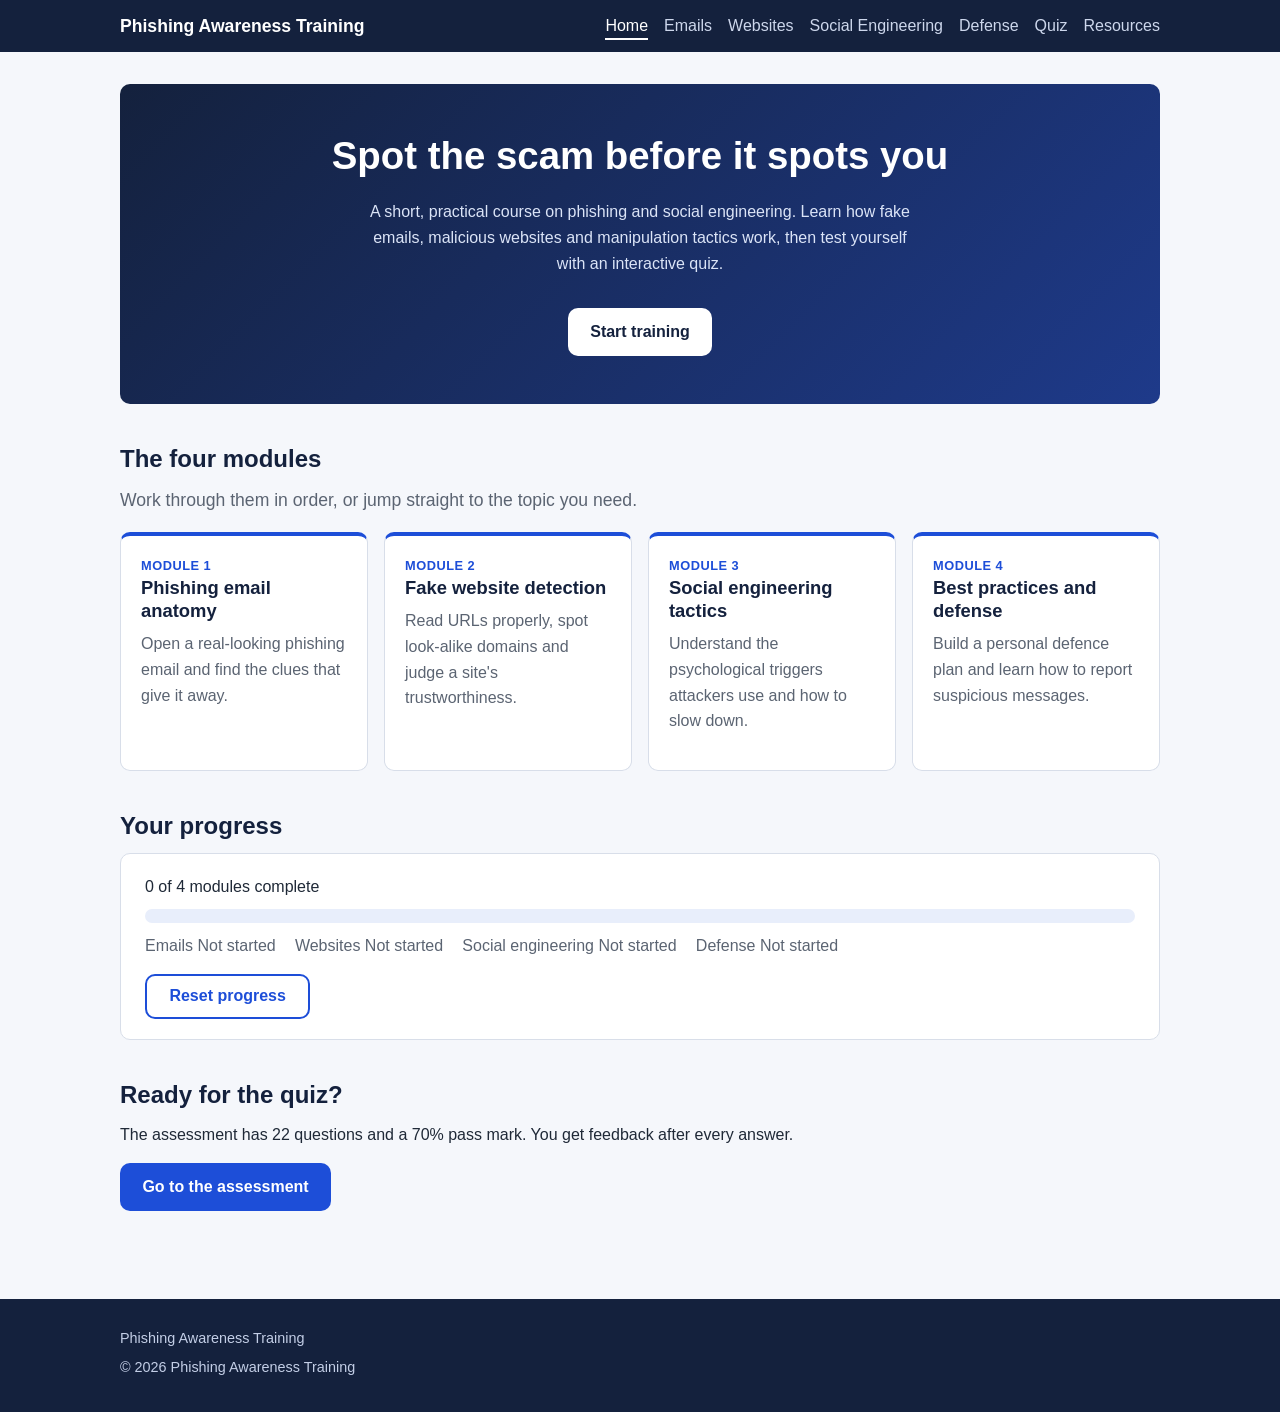
<file: index.html>
<!DOCTYPE html>
<html lang="en">
<head>
  <meta charset="utf-8">
  <meta name="viewport" content="width=device-width, initial-scale=1">
  <meta http-equiv="Content-Security-Policy" content="default-src 'self'; script-src 'self'; style-src 'self'; img-src 'self' data:; object-src 'none'; base-uri 'self'; form-action 'self'">
  <title>Phishing Awareness Training</title>
  <link rel="stylesheet" href="CSS/style.css">
</head>
<body>
  <header class="site-header">
    <div class="wrap">
      <a class="brand" href="index.html">Phishing Awareness Training</a>
      <nav aria-label="Main navigation">
        <ul>
          <li><a href="index.html">Home</a></li>
          <li><a href="module.html">Emails</a></li>
          <li><a href="mode2.html">Websites</a></li>
          <li><a href="module3.html">Social Engineering</a></li>
          <li><a href="module4.html">Defense</a></li>
          <li><a href="quiz.html">Quiz</a></li>
          <li><a href="resource.html">Resources</a></li>
        </ul>
      </nav>
    </div>
  </header>

  <main class="wrap">
    <section class="hero">
      <h1>Spot the scam before it spots you</h1>
      <p>A short, practical course on phishing and social engineering. Learn how fake emails, malicious websites and manipulation tactics work, then test yourself with an interactive quiz.</p>
      <a class="btn" href="module.html">Start training</a>
    </section>

    <section aria-labelledby="modules-heading">
      <h2 id="modules-heading">The four modules</h2>
      <p class="lead">Work through them in order, or jump straight to the topic you need.</p>
      <div class="grid">
        <a class="module-card" href="module.html">
          <span class="tag">Module 1</span>
          <h3>Phishing email anatomy</h3>
          <p>Open a real-looking phishing email and find the clues that give it away.</p>
        </a>
        <a class="module-card" href="mode2.html">
          <span class="tag">Module 2</span>
          <h3>Fake website detection</h3>
          <p>Read URLs properly, spot look-alike domains and judge a site's trustworthiness.</p>
        </a>
        <a class="module-card" href="module3.html">
          <span class="tag">Module 3</span>
          <h3>Social engineering tactics</h3>
          <p>Understand the psychological triggers attackers use and how to slow down.</p>
        </a>
        <a class="module-card" href="module4.html">
          <span class="tag">Module 4</span>
          <h3>Best practices and defense</h3>
          <p>Build a personal defence plan and learn how to report suspicious messages.</p>
        </a>
      </div>
    </section>

    <section aria-labelledby="progress-heading">
      <h2 id="progress-heading">Your progress</h2>
      <div class="progress-box">
        <p class="mb-0" data-progress-text>0 of 4 modules complete</p>
        <div class="progress-track" role="img" aria-label="Course progress">
          <div class="progress-fill" data-progress-fill></div>
        </div>
        <ul class="progress-list">
          <li data-progress-item="module1">Emails <span data-status>Not started</span></li>
          <li data-progress-item="module2">Websites <span data-status>Not started</span></li>
          <li data-progress-item="module3">Social engineering <span data-status>Not started</span></li>
          <li data-progress-item="module4">Defense <span data-status>Not started</span></li>
        </ul>
        <div class="btn-row">
          <button type="button" class="btn btn-outline" data-reset-progress>Reset progress</button>
        </div>
      </div>
    </section>

    <section aria-labelledby="cta-heading">
      <h2 id="cta-heading">Ready for the quiz?</h2>
      <p>The assessment has 22 questions and a 70% pass mark. You get feedback after every answer.</p>
      <a class="btn" href="quiz.html">Go to the assessment</a>
    </section>
  </main>

  <footer class="site-footer">
    <div class="wrap">
      <p>Phishing Awareness Training</p>
      <p>&copy; <span data-year></span> Phishing Awareness Training</p>
    </div>
  </footer>

  <script src="JS/main.js"></script>
</body>
</html>
</file>
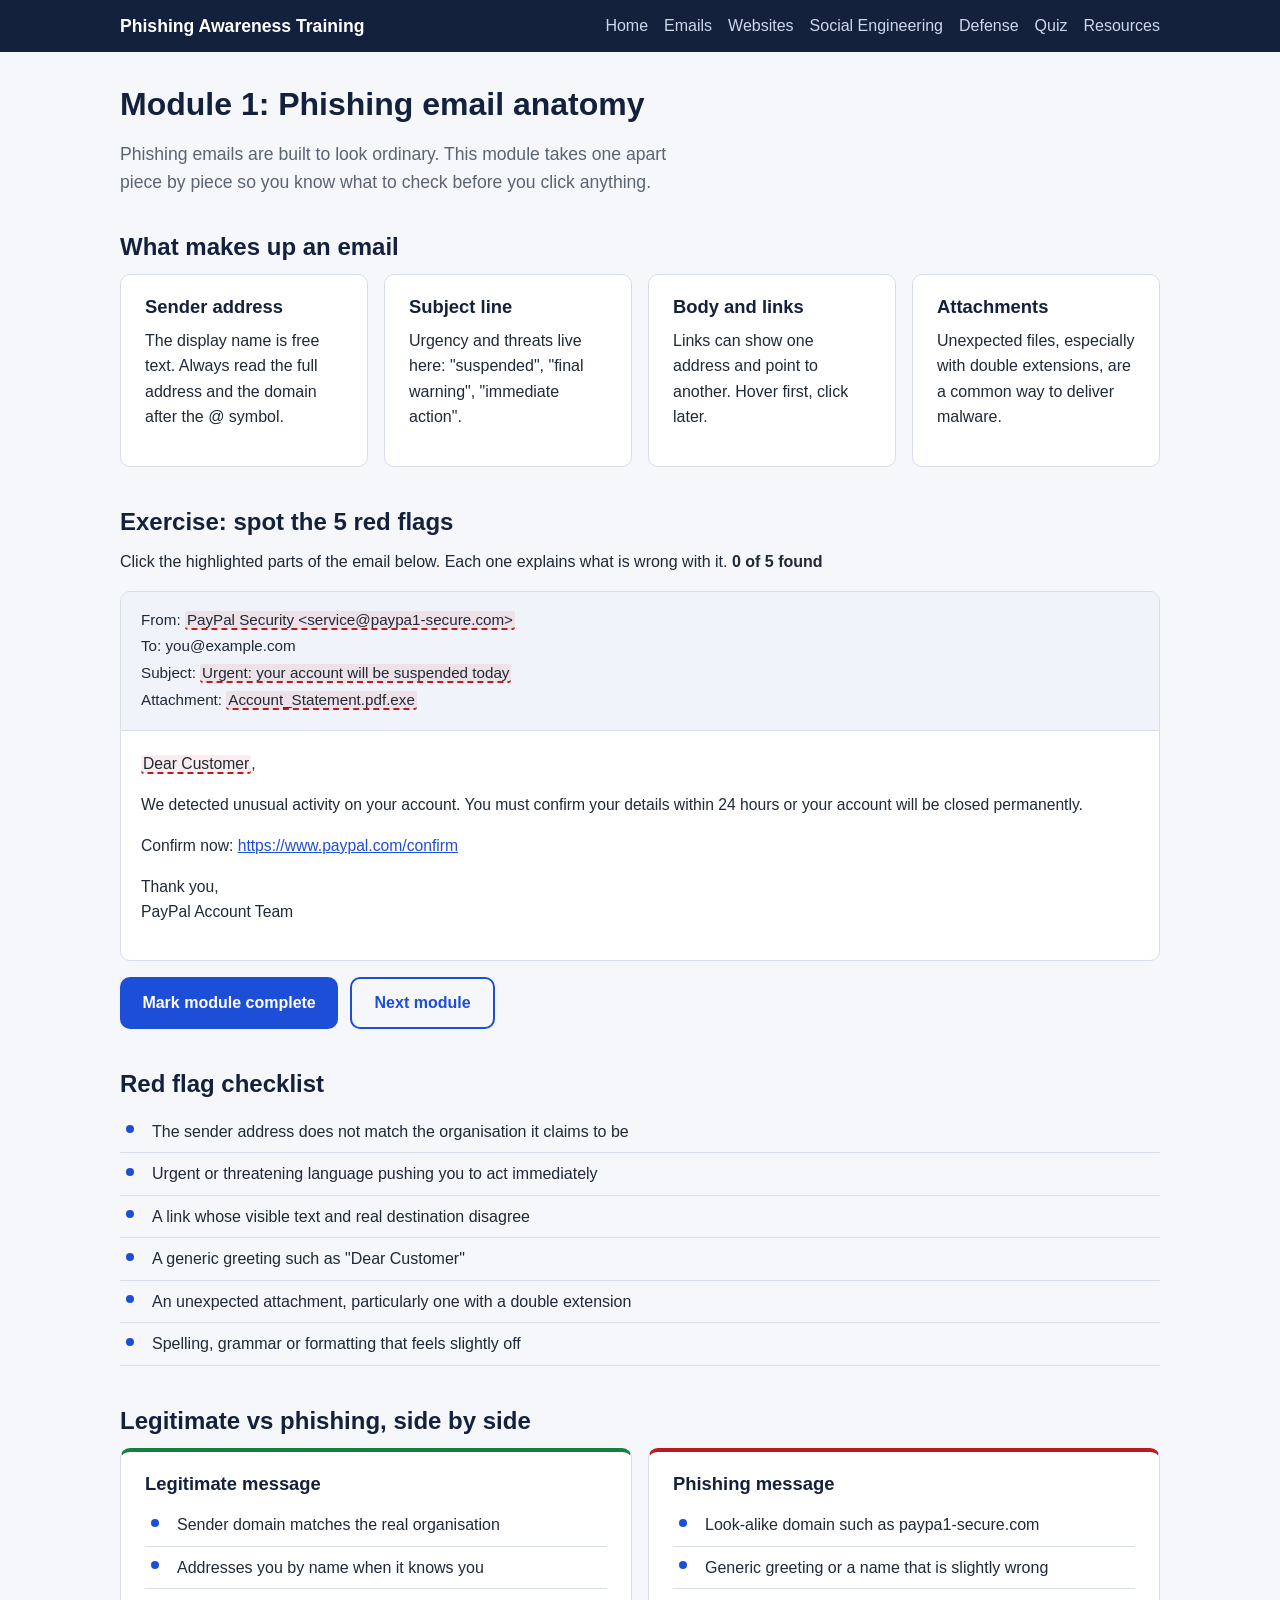
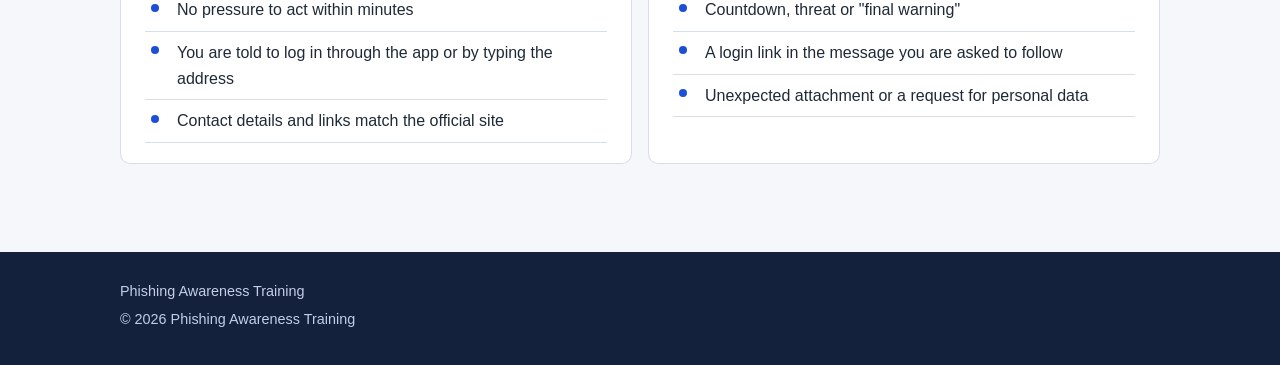
<file: module1.html>
<!DOCTYPE html>
<html lang="en">
<head>
  <meta charset="utf-8">
  <meta name="viewport" content="width=device-width, initial-scale=1">
  <meta http-equiv="Content-Security-Policy" content="default-src 'self'; script-src 'self'; style-src 'self'; img-src 'self' data:; object-src 'none'; base-uri 'self'; form-action 'self'">
  <title>Module 1: Phishing Email Anatomy</title>
  <link rel="stylesheet" href="CSS/style.css">
</head>
<body>
  <header class="site-header">
    <div class="wrap">
      <a class="brand" href="index.html">Phishing Awareness Training</a>
      <nav aria-label="Main navigation">
        <ul>
          <li><a href="index.html">Home</a></li>
          <li><a href="module.html">Emails</a></li>
          <li><a href="mode2.html">Websites</a></li>
          <li><a href="module3.html">Social Engineering</a></li>
          <li><a href="module4.html">Defense</a></li>
          <li><a href="quiz.html">Quiz</a></li>
          <li><a href="resource.html">Resources</a></li>
        </ul>
      </nav>
    </div>
  </header>

  <main class="wrap">
    <h1>Module 1: Phishing email anatomy</h1>
    <p class="lead">Phishing emails are built to look ordinary. This module takes one apart piece by piece so you know what to check before you click anything.</p>

    <section aria-labelledby="anatomy-heading">
      <h2 id="anatomy-heading">What makes up an email</h2>
      <div class="grid">
        <div class="card">
          <h3>Sender address</h3>
          <p>The display name is free text. Always read the full address and the domain after the @ symbol.</p>
        </div>
        <div class="card">
          <h3>Subject line</h3>
          <p>Urgency and threats live here: "suspended", "final warning", "immediate action".</p>
        </div>
        <div class="card">
          <h3>Body and links</h3>
          <p>Links can show one address and point to another. Hover first, click later.</p>
        </div>
        <div class="card">
          <h3>Attachments</h3>
          <p>Unexpected files, especially with double extensions, are a common way to deliver malware.</p>
        </div>
      </div>
    </section>

    <section aria-labelledby="exercise-heading">
      <h2 id="exercise-heading">Exercise: spot the 5 red flags</h2>
      <p>Click the highlighted parts of the email below. Each one explains what is wrong with it. <strong data-flag-counter>0 of 5 found</strong></p>

      <div class="email">
        <div class="email-head">
          <div>From: <span class="hotspot" data-flag="sender" tabindex="0">PayPal Security &lt;service@paypa1-secure.com&gt;</span></div>
          <div>To: you@example.com</div>
          <div>Subject: <span class="hotspot" data-flag="urgency" tabindex="0">Urgent: your account will be suspended today</span></div>
          <div>Attachment: <span class="hotspot" data-flag="attachment" tabindex="0">Account_Statement.pdf.exe</span></div>
        </div>
        <div class="email-body">
          <p><span class="hotspot" data-flag="greeting" tabindex="0">Dear Customer</span>,</p>
          <p>We detected unusual activity on your account. You must confirm your details within 24 hours or your account will be closed permanently.</p>
          <p>Confirm now:
            <span class="link-tip" data-flag="link" tabindex="0">https://www.paypal.com/confirm
              <span class="tip">This link actually points to http://paypa1-secure.com.ru/portal/login</span>
            </span>
          </p>
          <p>Thank you,<br>PayPal Account Team</p>
        </div>
      </div>

      <div class="flag-note" data-flag-note="sender">
        <strong>Sender address:</strong> the real domain is paypal.com. Here the domain is paypa1-secure.com, using the digit 1 in place of the letter l.
      </div>
      <div class="flag-note" data-flag-note="urgency">
        <strong>Urgency and threat:</strong> a deadline of 24 hours and the threat of permanent closure are designed to stop you thinking clearly.
      </div>
      <div class="flag-note" data-flag-note="attachment">
        <strong>Attachment:</strong> a double extension (.pdf.exe) tries to look like a document while actually being an executable program.
      </div>
      <div class="flag-note" data-flag-note="greeting">
        <strong>Generic greeting:</strong> "Dear Customer" shows the sender does not know your name, the sign of a mass campaign.
      </div>
      <div class="flag-note" data-flag-note="link">
        <strong>Mismatched link:</strong> the visible text says paypal.com but the underlying address is a different domain entirely.
      </div>

      <div class="btn-row">
        <button type="button" class="btn" data-complete-btn="module1">Mark module complete</button>
        <a class="btn btn-outline" href="mode2.html">Next module</a>
      </div>
    </section>

    <section aria-labelledby="checklist-heading">
      <h2 id="checklist-heading">Red flag checklist</h2>
      <ul class="checklist">
        <li>The sender address does not match the organisation it claims to be</li>
        <li>Urgent or threatening language pushing you to act immediately</li>
        <li>A link whose visible text and real destination disagree</li>
        <li>A generic greeting such as "Dear Customer"</li>
        <li>An unexpected attachment, particularly one with a double extension</li>
        <li>Spelling, grammar or formatting that feels slightly off</li>
      </ul>
    </section>

    <section aria-labelledby="compare-heading">
      <h2 id="compare-heading">Legitimate vs phishing, side by side</h2>
      <div class="compare">
        <div class="card good">
          <h3>Legitimate message</h3>
          <ul class="checklist">
            <li>Sender domain matches the real organisation</li>
            <li>Addresses you by name when it knows you</li>
            <li>No pressure to act within minutes</li>
            <li>You are told to log in through the app or by typing the address</li>
            <li>Contact details and links match the official site</li>
          </ul>
        </div>
        <div class="card bad">
          <h3>Phishing message</h3>
          <ul class="checklist">
            <li>Look-alike domain such as paypa1-secure.com</li>
            <li>Generic greeting or a name that is slightly wrong</li>
            <li>Countdown, threat or "final warning"</li>
            <li>A login link in the message you are asked to follow</li>
            <li>Unexpected attachment or a request for personal data</li>
          </ul>
        </div>
      </div>
    </section>
  </main>

  <footer class="site-footer">
    <div class="wrap">
      <p>Phishing Awareness Training</p>
      <p>&copy; <span data-year></span> Phishing Awareness Training</p>
    </div>
  </footer>

  <script src="JS/main.js"></script>
  <script src="JS/module1.js"></script>
</body>
</html>
</file>
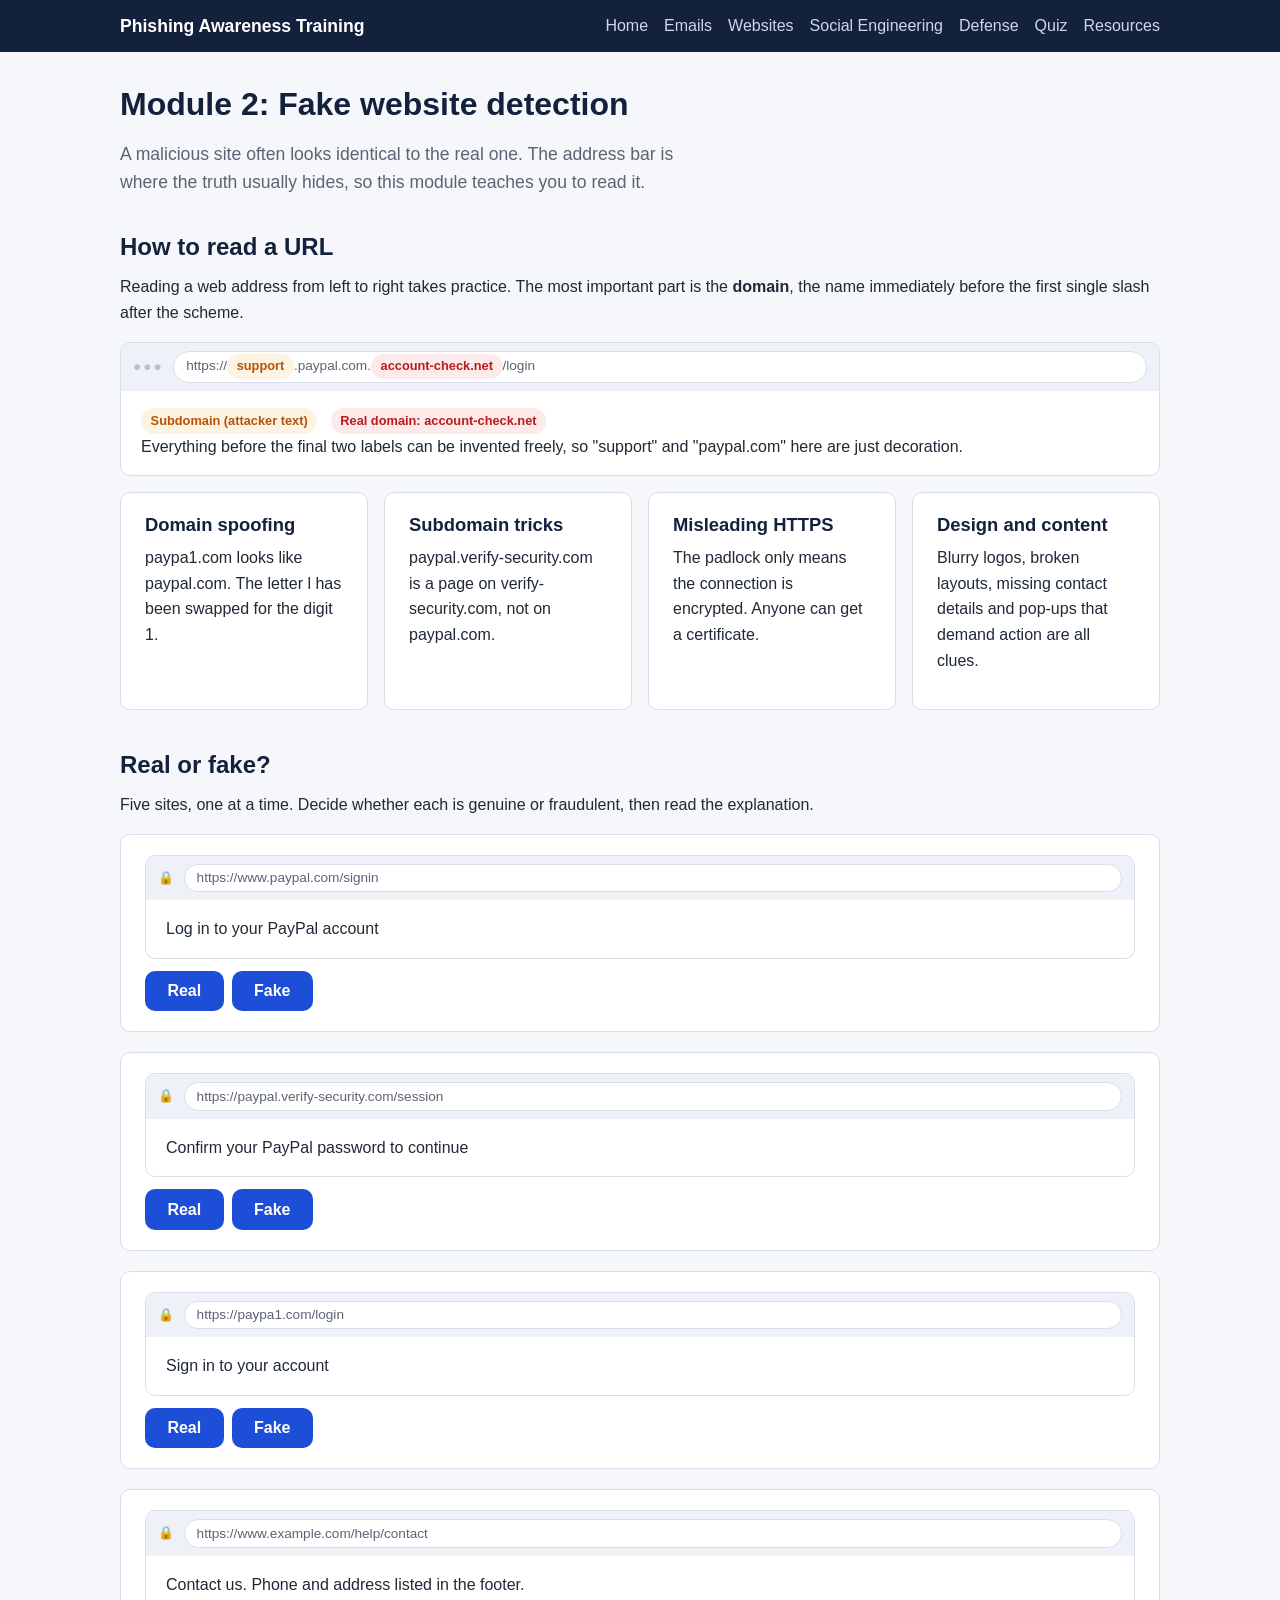
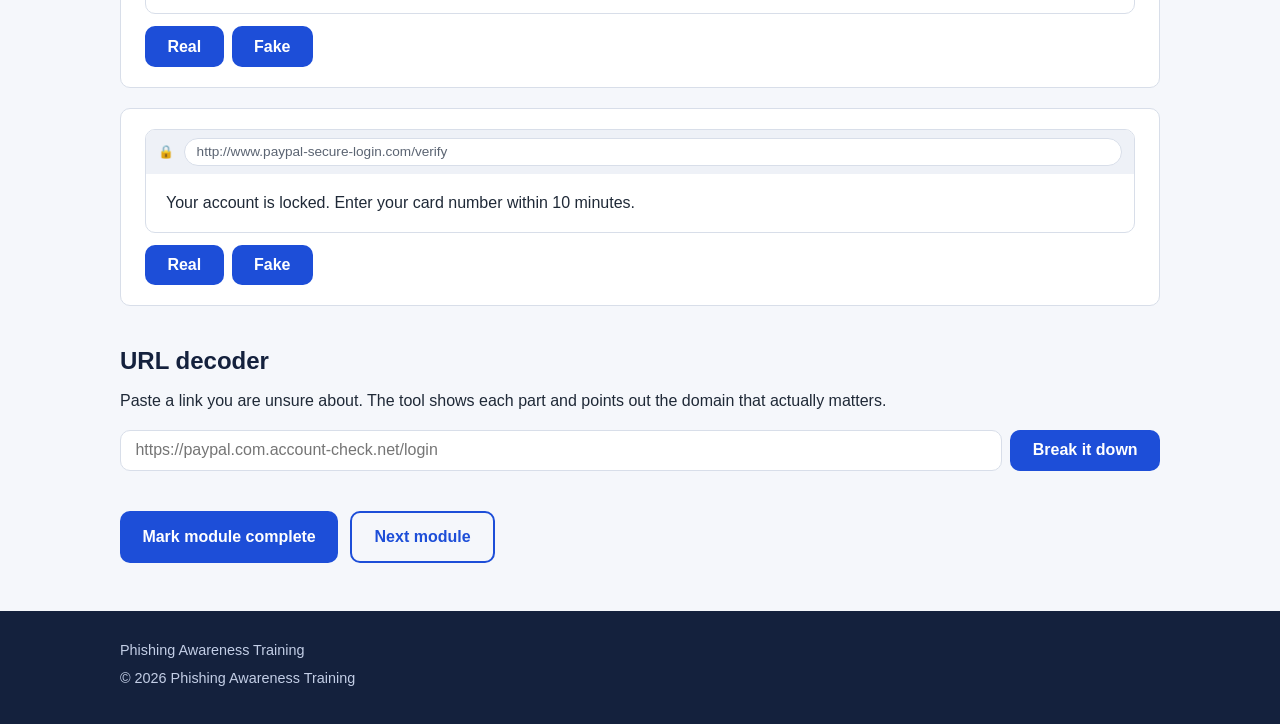
<file: module2.html>
<!DOCTYPE html>
<html lang="en">
<head>
  <meta charset="utf-8">
  <meta name="viewport" content="width=device-width, initial-scale=1">
  <meta http-equiv="Content-Security-Policy" content="default-src 'self'; script-src 'self'; style-src 'self'; img-src 'self' data:; object-src 'none'; base-uri 'self'; form-action 'self'">
  <title>Module 2: Fake Website Detection</title>
  <link rel="stylesheet" href="CSS/style.css">
</head>
<body>
  <header class="site-header">
    <div class="wrap">
      <a class="brand" href="index.html">Phishing Awareness Training</a>
      <nav aria-label="Main navigation">
        <ul>
          <li><a href="index.html">Home</a></li>
          <li><a href="module.html">Emails</a></li>
          <li><a href="mode2.html">Websites</a></li>
          <li><a href="module3.html">Social Engineering</a></li>
          <li><a href="module4.html">Defense</a></li>
          <li><a href="quiz.html">Quiz</a></li>
          <li><a href="resource.html">Resources</a></li>
        </ul>
      </nav>
    </div>
  </header>

  <main class="wrap">
    <h1>Module 2: Fake website detection</h1>
    <p class="lead">A malicious site often looks identical to the real one. The address bar is where the truth usually hides, so this module teaches you to read it.</p>

    <section aria-labelledby="url-parts-heading">
      <h2 id="url-parts-heading">How to read a URL</h2>
      <p>Reading a web address from left to right takes practice. The most important part is the <strong>domain</strong>, the name immediately before the first single slash after the scheme.</p>
      <div class="browser">
        <div class="browser-bar">
          <span class="dots">&#9679;&#9679;&#9679;</span>
          <span class="browser-url">https://<span class="pill amber">support</span>.paypal.com.<span class="pill red">account-check.net</span>/login</span>
        </div>
        <div class="browser-page">
          <p class="mb-0"><span class="pill amber">Subdomain (attacker text)</span> &nbsp; <span class="pill red">Real domain: account-check.net</span></p>
          <p class="mb-0">Everything before the final two labels can be invented freely, so "support" and "paypal.com" here are just decoration.</p>
        </div>
      </div>
      <div class="grid mt-1">
        <div class="card">
          <h3>Domain spoofing</h3>
          <p>paypa1.com looks like paypal.com. The letter l has been swapped for the digit 1.</p>
        </div>
        <div class="card">
          <h3>Subdomain tricks</h3>
          <p>paypal.verify-security.com is a page on verify-security.com, not on paypal.com.</p>
        </div>
        <div class="card">
          <h3>Misleading HTTPS</h3>
          <p>The padlock only means the connection is encrypted. Anyone can get a certificate.</p>
        </div>
        <div class="card">
          <h3>Design and content</h3>
          <p>Blurry logos, broken layouts, missing contact details and pop-ups that demand action are all clues.</p>
        </div>
      </div>
    </section>

    <section aria-labelledby="game-heading">
      <h2 id="game-heading">Real or fake?</h2>
      <p>Five sites, one at a time. Decide whether each is genuine or fraudulent, then read the explanation.</p>

      <div class="game-item card" data-answer="real" data-explain="The domain is paypal.com with no extra labels. The path and HTTPS are consistent.">
        <div class="browser">
          <div class="browser-bar"><span class="padlock">&#128274;</span><span class="browser-url">https://www.paypal.com/signin</span></div>
          <div class="browser-page">Log in to your PayPal account</div>
        </div>
        <div class="game-actions">
          <button type="button" class="btn" data-guess="real">Real</button>
          <button type="button" class="btn" data-guess="fake">Fake</button>
        </div>
        <p class="feedback"></p>
      </div>

      <div class="game-item card" data-answer="fake" data-explain="The real domain is verify-security.com. The word paypal is only a subdomain added to look convincing.">
        <div class="browser">
          <div class="browser-bar"><span class="padlock">&#128274;</span><span class="browser-url">https://paypal.verify-security.com/session</span></div>
          <div class="browser-page">Confirm your PayPal password to continue</div>
        </div>
        <div class="game-actions">
          <button type="button" class="btn" data-guess="real">Real</button>
          <button type="button" class="btn" data-guess="fake">Fake</button>
        </div>
        <p class="feedback"></p>
      </div>

      <div class="game-item card" data-answer="fake" data-explain="The domain uses the digit 1 in paypa1. Genuine PayPal traffic is on paypal.com.">
        <div class="browser">
          <div class="browser-bar"><span class="padlock">&#128274;</span><span class="browser-url">https://paypa1.com/login</span></div>
          <div class="browser-page">Sign in to your account</div>
        </div>
        <div class="game-actions">
          <button type="button" class="btn" data-guess="real">Real</button>
          <button type="button" class="btn" data-guess="fake">Fake</button>
        </div>
        <p class="feedback"></p>
      </div>

      <div class="game-item card" data-answer="real" data-explain="This is a normal page on the real example.com domain. Not every familiar-looking site is a scam; check the domain each time.">
        <div class="browser">
          <div class="browser-bar"><span class="padlock">&#128274;</span><span class="browser-url">https://www.example.com/help/contact</span></div>
          <div class="browser-page">Contact us. Phone and address listed in the footer.</div>
        </div>
        <div class="game-actions">
          <button type="button" class="btn" data-guess="real">Real</button>
          <button type="button" class="btn" data-guess="fake">Fake</button>
        </div>
        <p class="feedback"></p>
      </div>

      <div class="game-item card" data-answer="fake" data-explain="The hyphenated look-alike domain, the request for your card number and the countdown all point to a fraudulent page.">
        <div class="browser">
          <div class="browser-bar"><span class="padlock">&#128274;</span><span class="browser-url">http://www.paypal-secure-login.com/verify</span></div>
          <div class="browser-page">Your account is locked. Enter your card number within 10 minutes.</div>
        </div>
        <div class="game-actions">
          <button type="button" class="btn" data-guess="real">Real</button>
          <button type="button" class="btn" data-guess="fake">Fake</button>
        </div>
        <p class="feedback"></p>
      </div>
    </section>

    <section aria-labelledby="decoder-heading">
      <h2 id="decoder-heading">URL decoder</h2>
      <p>Paste a link you are unsure about. The tool shows each part and points out the domain that actually matters.</p>
      <div class="tool-row">
        <input id="url-input" type="text" placeholder="https://paypal.com.account-check.net/login" aria-label="URL to analyse" autocomplete="off">
        <button type="button" class="btn" id="url-decode-btn">Break it down</button>
      </div>
      <div id="url-output" aria-live="polite"></div>
    </section>

    <div class="btn-row">
      <button type="button" class="btn" data-complete-btn="module2">Mark module complete</button>
      <a class="btn btn-outline" href="module3.html">Next module</a>
    </div>
  </main>

  <footer class="site-footer">
    <div class="wrap">
      <p>Phishing Awareness Training</p>
      <p>&copy; <span data-year></span> Phishing Awareness Training</p>
    </div>
  </footer>

  <script src="JS/main.js"></script>
  <script src="JS/module2.js"></script>
</body>
</html>
</file>
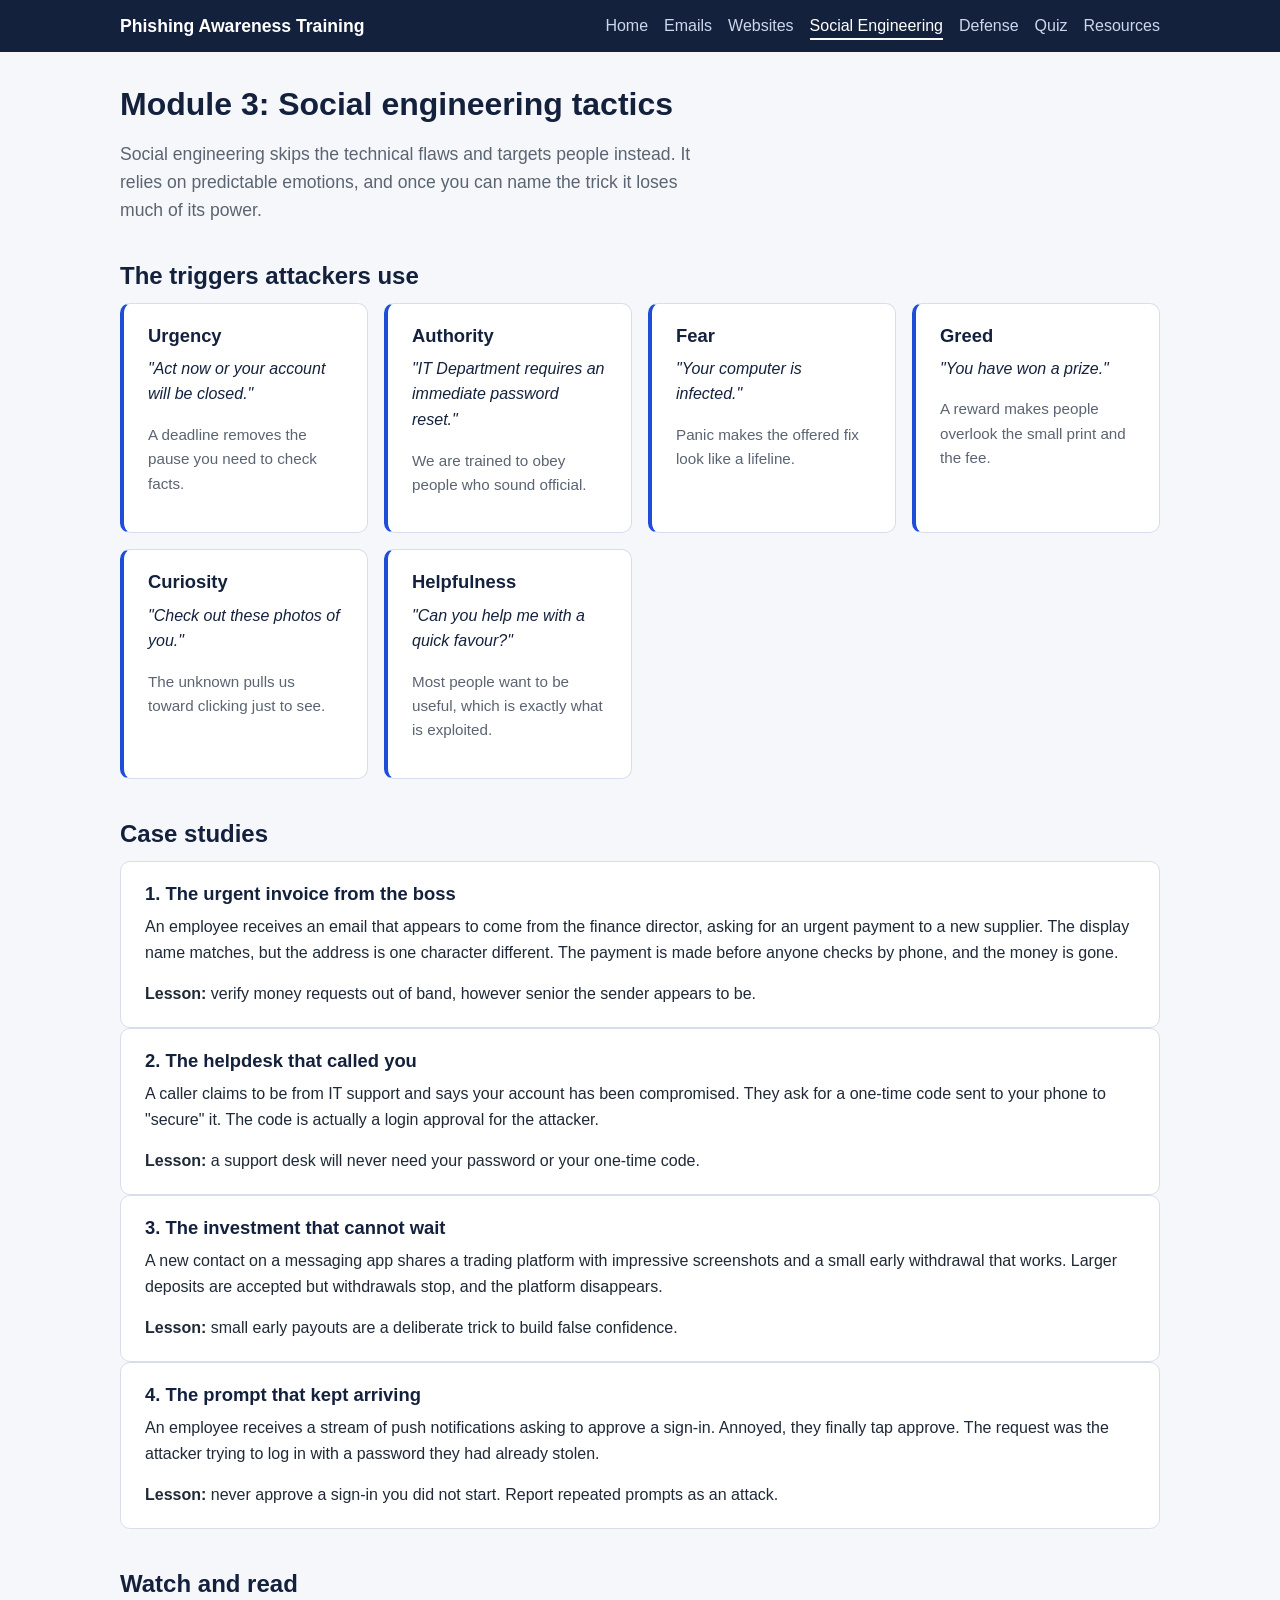
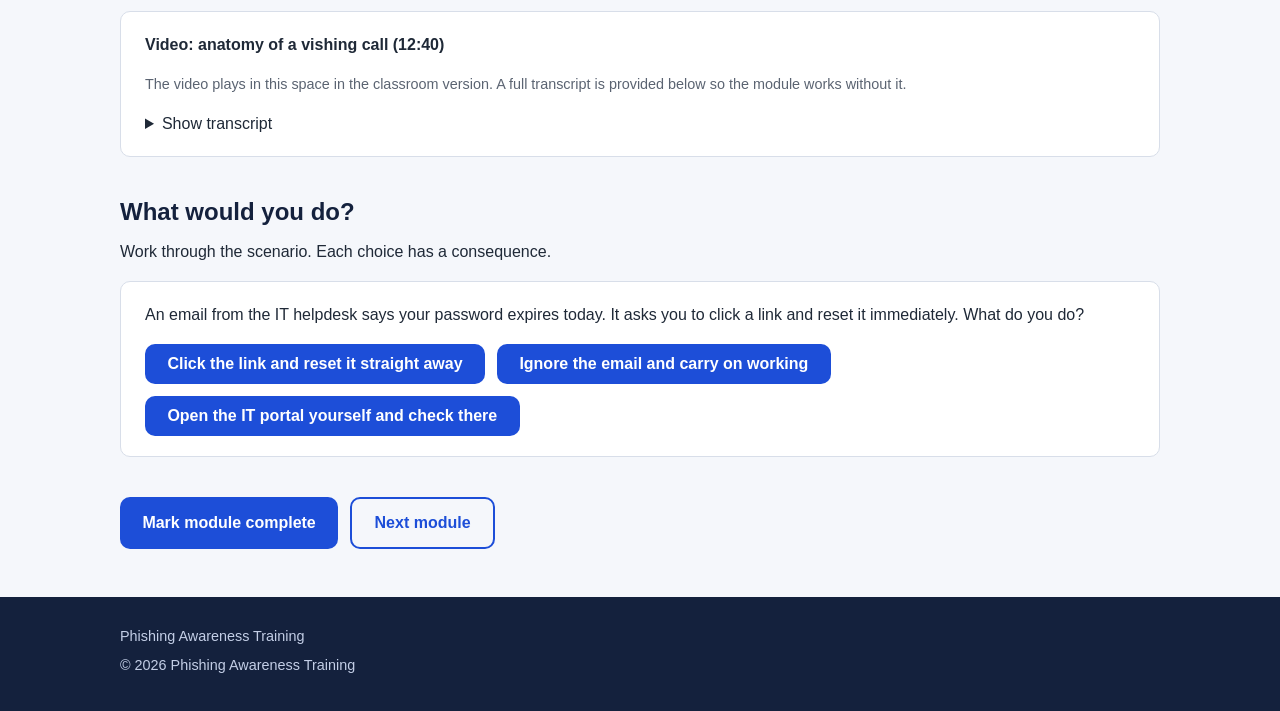
<file: module3.html>
<!DOCTYPE html>
<html lang="en">
<head>
  <meta charset="utf-8">
  <meta name="viewport" content="width=device-width, initial-scale=1">
  <meta http-equiv="Content-Security-Policy" content="default-src 'self'; script-src 'self'; style-src 'self'; img-src 'self' data:; object-src 'none'; base-uri 'self'; form-action 'self'">
  <title>Module 3: Social Engineering Tactics</title>
  <link rel="stylesheet" href="CSS/style.css">
</head>
<body>
  <header class="site-header">
    <div class="wrap">
      <a class="brand" href="index.html">Phishing Awareness Training</a>
      <nav aria-label="Main navigation">
        <ul>
          <li><a href="index.html">Home</a></li>
          <li><a href="module.html">Emails</a></li>
          <li><a href="mode2.html">Websites</a></li>
          <li><a href="module3.html">Social Engineering</a></li>
          <li><a href="module4.html">Defense</a></li>
          <li><a href="quiz.html">Quiz</a></li>
          <li><a href="resource.html">Resources</a></li>
        </ul>
      </nav>
    </div>
  </header>

  <main class="wrap">
    <h1>Module 3: Social engineering tactics</h1>
    <p class="lead">Social engineering skips the technical flaws and targets people instead. It relies on predictable emotions, and once you can name the trick it loses much of its power.</p>

    <section aria-labelledby="triggers-heading">
      <h2 id="triggers-heading">The triggers attackers use</h2>
      <div class="grid">
        <div class="card trigger">
          <h3>Urgency</h3>
          <p class="quote">"Act now or your account will be closed."</p>
          <p class="why">A deadline removes the pause you need to check facts.</p>
        </div>
        <div class="card trigger">
          <h3>Authority</h3>
          <p class="quote">"IT Department requires an immediate password reset."</p>
          <p class="why">We are trained to obey people who sound official.</p>
        </div>
        <div class="card trigger">
          <h3>Fear</h3>
          <p class="quote">"Your computer is infected."</p>
          <p class="why">Panic makes the offered fix look like a lifeline.</p>
        </div>
        <div class="card trigger">
          <h3>Greed</h3>
          <p class="quote">"You have won a prize."</p>
          <p class="why">A reward makes people overlook the small print and the fee.</p>
        </div>
        <div class="card trigger">
          <h3>Curiosity</h3>
          <p class="quote">"Check out these photos of you."</p>
          <p class="why">The unknown pulls us toward clicking just to see.</p>
        </div>
        <div class="card trigger">
          <h3>Helpfulness</h3>
          <p class="quote">"Can you help me with a quick favour?"</p>
          <p class="why">Most people want to be useful, which is exactly what is exploited.</p>
        </div>
      </div>
    </section>

    <section aria-labelledby="cases-heading">
      <h2 id="cases-heading">Case studies</h2>
      <div class="card">
        <h3>1. The urgent invoice from the boss</h3>
        <p>An employee receives an email that appears to come from the finance director, asking for an urgent payment to a new supplier. The display name matches, but the address is one character different. The payment is made before anyone checks by phone, and the money is gone.</p>
        <p class="mb-0"><strong>Lesson:</strong> verify money requests out of band, however senior the sender appears to be.</p>
      </div>
      <div class="card">
        <h3>2. The helpdesk that called you</h3>
        <p>A caller claims to be from IT support and says your account has been compromised. They ask for a one-time code sent to your phone to "secure" it. The code is actually a login approval for the attacker.</p>
        <p class="mb-0"><strong>Lesson:</strong> a support desk will never need your password or your one-time code.</p>
      </div>
      <div class="card">
        <h3>3. The investment that cannot wait</h3>
        <p>A new contact on a messaging app shares a trading platform with impressive screenshots and a small early withdrawal that works. Larger deposits are accepted but withdrawals stop, and the platform disappears.</p>
        <p class="mb-0"><strong>Lesson:</strong> small early payouts are a deliberate trick to build false confidence.</p>
      </div>
      <div class="card">
        <h3>4. The prompt that kept arriving</h3>
        <p>An employee receives a stream of push notifications asking to approve a sign-in. Annoyed, they finally tap approve. The request was the attacker trying to log in with a password they had already stolen.</p>
        <p class="mb-0"><strong>Lesson:</strong> never approve a sign-in you did not start. Report repeated prompts as an attack.</p>
      </div>
    </section>

    <section aria-labelledby="video-heading">
      <h2 id="video-heading">Watch and read</h2>
      <div class="card">
        <p><strong>Video: anatomy of a vishing call (12:40)</strong></p>
        <p class="qmeta">The video plays in this space in the classroom version. A full transcript is provided below so the module works without it.</p>
        <details>
          <summary>Show transcript</summary>
          <p>"Good afternoon, this is the security team. We have blocked an unusual sign-in from another country and we need to confirm it is not you. Can I take you through a quick verification? I will send a code to your phone now. Once you read it back to me I can lock the session down."</p>
          <p>Every step in that call is designed to feel helpful and official. The code is the attacker's own login attempt, and the calm, procedural tone is there to keep the victim from questioning it.</p>
          <p>The correct response is to end the call, then contact the organisation using a number you look up yourself.</p>
        </details>
      </div>
    </section>

    <section aria-labelledby="scenario-heading">
      <h2 id="scenario-heading">What would you do?</h2>
      <p>Work through the scenario. Each choice has a consequence.</p>
      <div id="scenario-stage" class="card"></div>
    </section>

    <div class="btn-row">
      <button type="button" class="btn" data-complete-btn="module3">Mark module complete</button>
      <a class="btn btn-outline" href="module4.html">Next module</a>
    </div>
  </main>

  <footer class="site-footer">
    <div class="wrap">
      <p>Phishing Awareness Training</p>
      <p>&copy; <span data-year></span> Phishing Awareness Training</p>
    </div>
  </footer>

  <script src="JS/main.js"></script>
  <script src="JS/module3.js"></script>
</body>
</html>
</file>
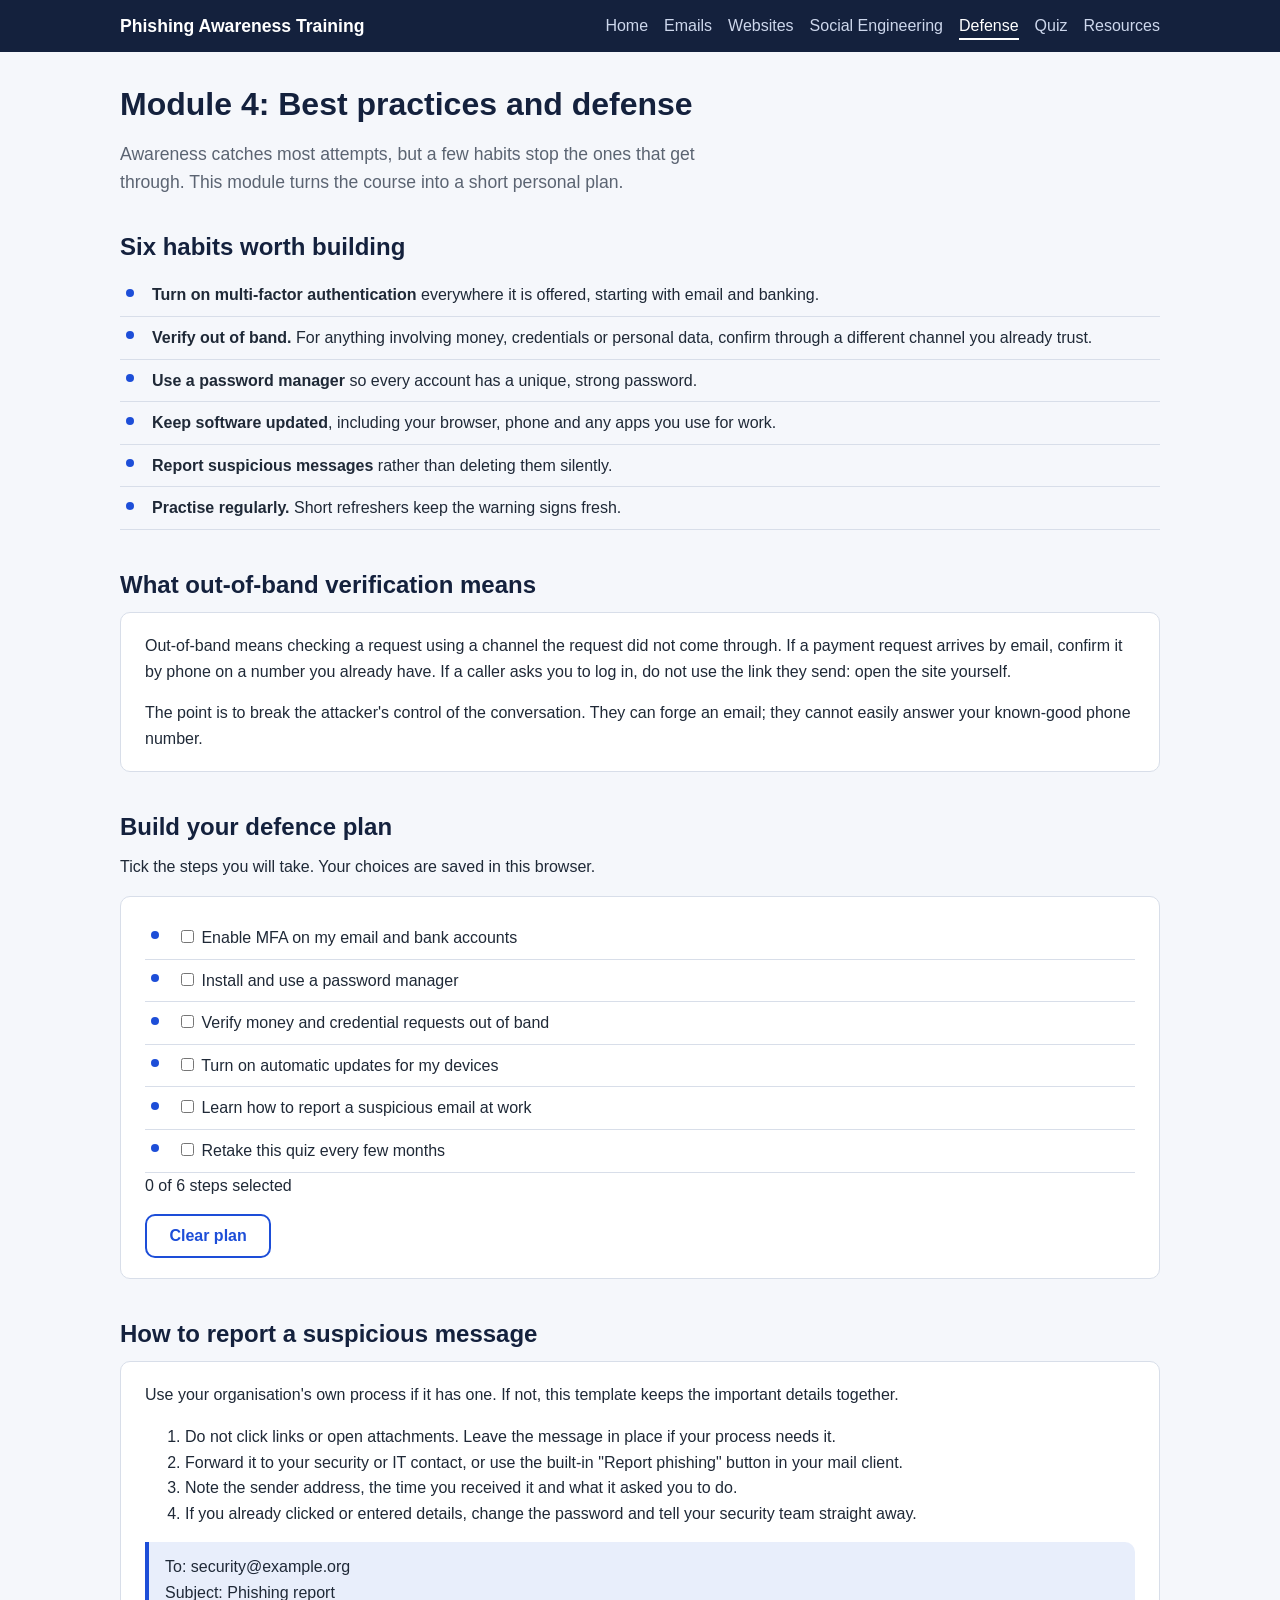
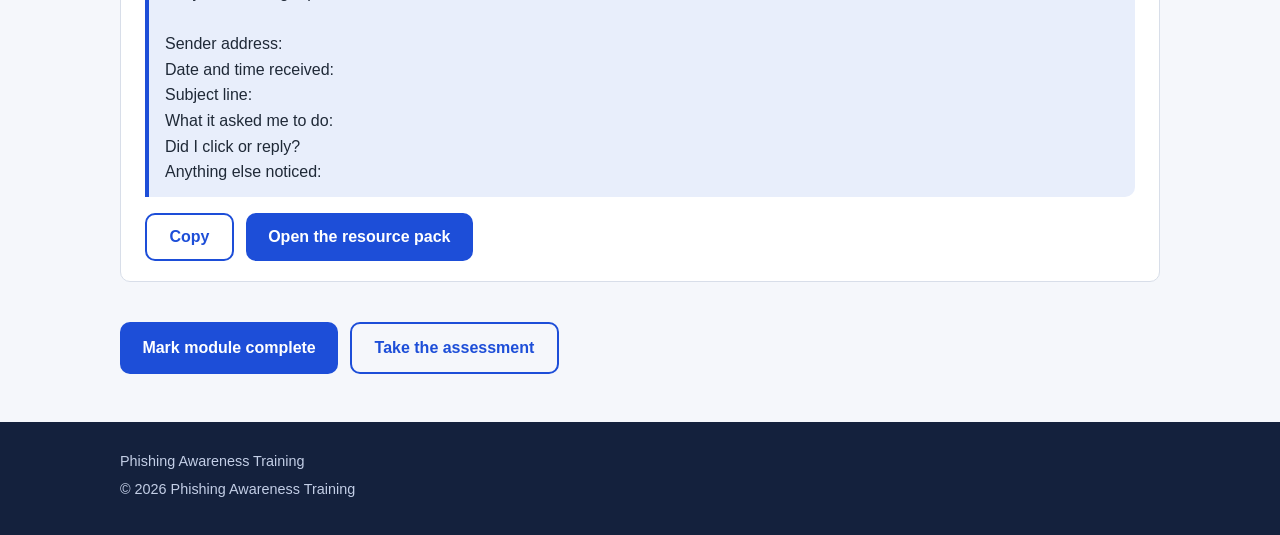
<file: module4.html>
<!DOCTYPE html>
<html lang="en">
<head>
  <meta charset="utf-8">
  <meta name="viewport" content="width=device-width, initial-scale=1">
  <meta http-equiv="Content-Security-Policy" content="default-src 'self'; script-src 'self'; style-src 'self'; img-src 'self' data:; object-src 'none'; base-uri 'self'; form-action 'self'">
  <title>Module 4: Best Practices and Defense</title>
  <link rel="stylesheet" href="CSS/style.css">
</head>
<body>
  <header class="site-header">
    <div class="wrap">
      <a class="brand" href="index.html">Phishing Awareness Training</a>
      <nav aria-label="Main navigation">
        <ul>
          <li><a href="index.html">Home</a></li>
          <li><a href="module.html">Emails</a></li>
          <li><a href="mode2.html">Websites</a></li>
          <li><a href="module3.html">Social Engineering</a></li>
          <li><a href="module4.html">Defense</a></li>
          <li><a href="quiz.html">Quiz</a></li>
          <li><a href="resource.html">Resources</a></li>
        </ul>
      </nav>
    </div>
  </header>

  <main class="wrap">
    <h1>Module 4: Best practices and defense</h1>
    <p class="lead">Awareness catches most attempts, but a few habits stop the ones that get through. This module turns the course into a short personal plan.</p>

    <section aria-labelledby="habits-heading">
      <h2 id="habits-heading">Six habits worth building</h2>
      <ul class="checklist">
        <li><strong>Turn on multi-factor authentication</strong> everywhere it is offered, starting with email and banking.</li>
        <li><strong>Verify out of band.</strong> For anything involving money, credentials or personal data, confirm through a different channel you already trust.</li>
        <li><strong>Use a password manager</strong> so every account has a unique, strong password.</li>
        <li><strong>Keep software updated</strong>, including your browser, phone and any apps you use for work.</li>
        <li><strong>Report suspicious messages</strong> rather than deleting them silently.</li>
        <li><strong>Practise regularly.</strong> Short refreshers keep the warning signs fresh.</li>
      </ul>
    </section>

    <section aria-labelledby="oob-heading">
      <h2 id="oob-heading">What out-of-band verification means</h2>
      <div class="card">
        <p>Out-of-band means checking a request using a channel the request did not come through. If a payment request arrives by email, confirm it by phone on a number you already have. If a caller asks you to log in, do not use the link they send: open the site yourself.</p>
        <p class="mb-0">The point is to break the attacker's control of the conversation. They can forge an email; they cannot easily answer your known-good phone number.</p>
      </div>
    </section>

    <section aria-labelledby="plan-heading">
      <h2 id="plan-heading">Build your defence plan</h2>
      <p>Tick the steps you will take. Your choices are saved in this browser.</p>
      <div class="card">
        <ul class="checklist" id="defence-list">
          <li><label><input type="checkbox" data-plan="mfa"> Enable MFA on my email and bank accounts</label></li>
          <li><label><input type="checkbox" data-plan="manager"> Install and use a password manager</label></li>
          <li><label><input type="checkbox" data-plan="verify"> Verify money and credential requests out of band</label></li>
          <li><label><input type="checkbox" data-plan="updates"> Turn on automatic updates for my devices</label></li>
          <li><label><input type="checkbox" data-plan="report"> Learn how to report a suspicious email at work</label></li>
          <li><label><input type="checkbox" data-plan="training"> Retake this quiz every few months</label></li>
        </ul>
        <p class="mb-0" data-plan-progress>0 of 6 steps selected</p>
        <div class="btn-row">
          <button type="button" class="btn btn-outline" data-plan-reset>Clear plan</button>
        </div>
      </div>
    </section>

    <section aria-labelledby="report-heading">
      <h2 id="report-heading">How to report a suspicious message</h2>
      <div class="card">
        <p>Use your organisation's own process if it has one. If not, this template keeps the important details together.</p>
        <ol>
          <li>Do not click links or open attachments. Leave the message in place if your process needs it.</li>
          <li>Forward it to your security or IT contact, or use the built-in "Report phishing" button in your mail client.</li>
          <li>Note the sender address, the time you received it and what it asked you to do.</li>
          <li>If you already clicked or entered details, change the password and tell your security team straight away.</li>
        </ol>
        <div class="note" id="report-template">
          To: security@example.org<br>
          Subject: Phishing report<br><br>
          Sender address: <br>
          Date and time received: <br>
          Subject line: <br>
          What it asked me to do: <br>
          Did I click or reply? <br>
          Anything else noticed:
        </div>
        <div class="btn-row">
          <button type="button" class="btn btn-outline" data-copy="#report-template">Copy</button>
          <a class="btn" href="resource.html">Open the resource pack</a>
        </div>
      </div>
    </section>

    <div class="btn-row">
      <button type="button" class="btn" data-complete-btn="module4">Mark module complete</button>
      <a class="btn btn-outline" href="quiz.html">Take the assessment</a>
    </div>
  </main>

  <footer class="site-footer">
    <div class="wrap">
      <p>Phishing Awareness Training</p>
      <p>&copy; <span data-year></span> Phishing Awareness Training</p>
    </div>
  </footer>

  <script src="JS/main.js"></script>
  <script src="JS/module4.js"></script>
</body>
</html>
</file>
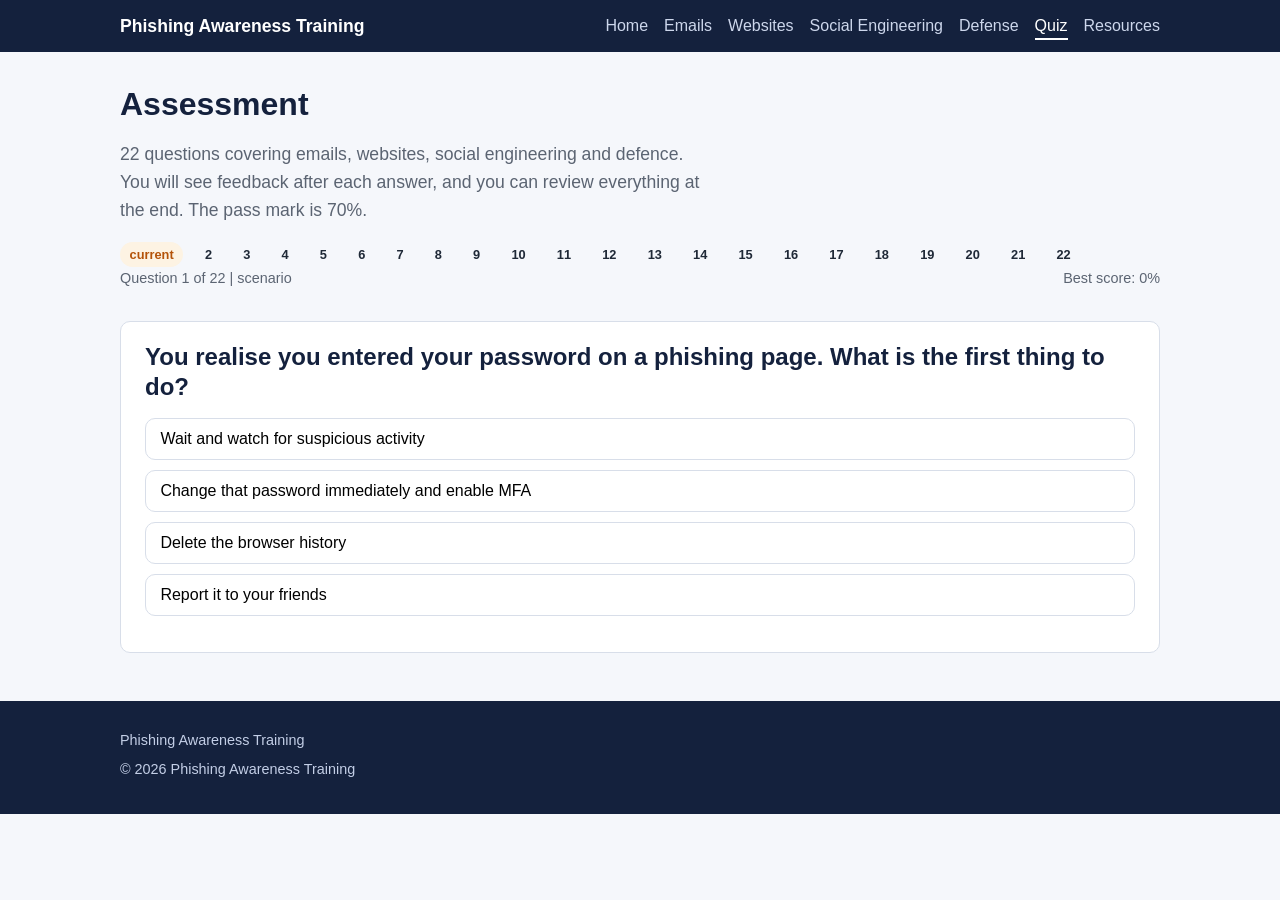
<file: quiz.html>
<!DOCTYPE html>
<html lang="en">
<head>
  <meta charset="utf-8">
  <meta name="viewport" content="width=device-width, initial-scale=1">
  <meta http-equiv="Content-Security-Policy" content="default-src 'self'; script-src 'self'; style-src 'self'; img-src 'self' data:; object-src 'none'; base-uri 'self'; form-action 'self'">
  <title>Assessment: Phishing Awareness Quiz</title>
  <link rel="stylesheet" href="CSS/style.css">
</head>
<body>
  <header class="site-header">
    <div class="wrap">
      <a class="brand" href="index.html">Phishing Awareness Training</a>
      <nav aria-label="Main navigation">
        <ul>
          <li><a href="index.html">Home</a></li>
          <li><a href="module.html">Emails</a></li>
          <li><a href="mode2.html">Websites</a></li>
          <li><a href="module3.html">Social Engineering</a></li>
          <li><a href="module4.html">Defense</a></li>
          <li><a href="quiz.html">Quiz</a></li>
          <li><a href="resource.html">Resources</a></li>
        </ul>
      </nav>
    </div>
  </header>

  <main class="wrap">
    <h1>Assessment</h1>
    <p class="lead">22 questions covering emails, websites, social engineering and defence. You will see feedback after each answer, and you can review everything at the end. The pass mark is 70%.</p>

    <div id="quiz-stage"></div>

    <noscript>
      <p class="note">This quiz needs JavaScript to run. The written modules still work without it.</p>
    </noscript>
  </main>

  <footer class="site-footer">
    <div class="wrap">
      <p>Phishing Awareness Training</p>
      <p>&copy; <span data-year></span> Phishing Awareness Training</p>
    </div>
  </footer>

  <script src="JS/main.js"></script>
  <script src="JS/quiz-data.js"></script>
  <script src="JS/quiz.js"></script>
</body>
</html>
</file>
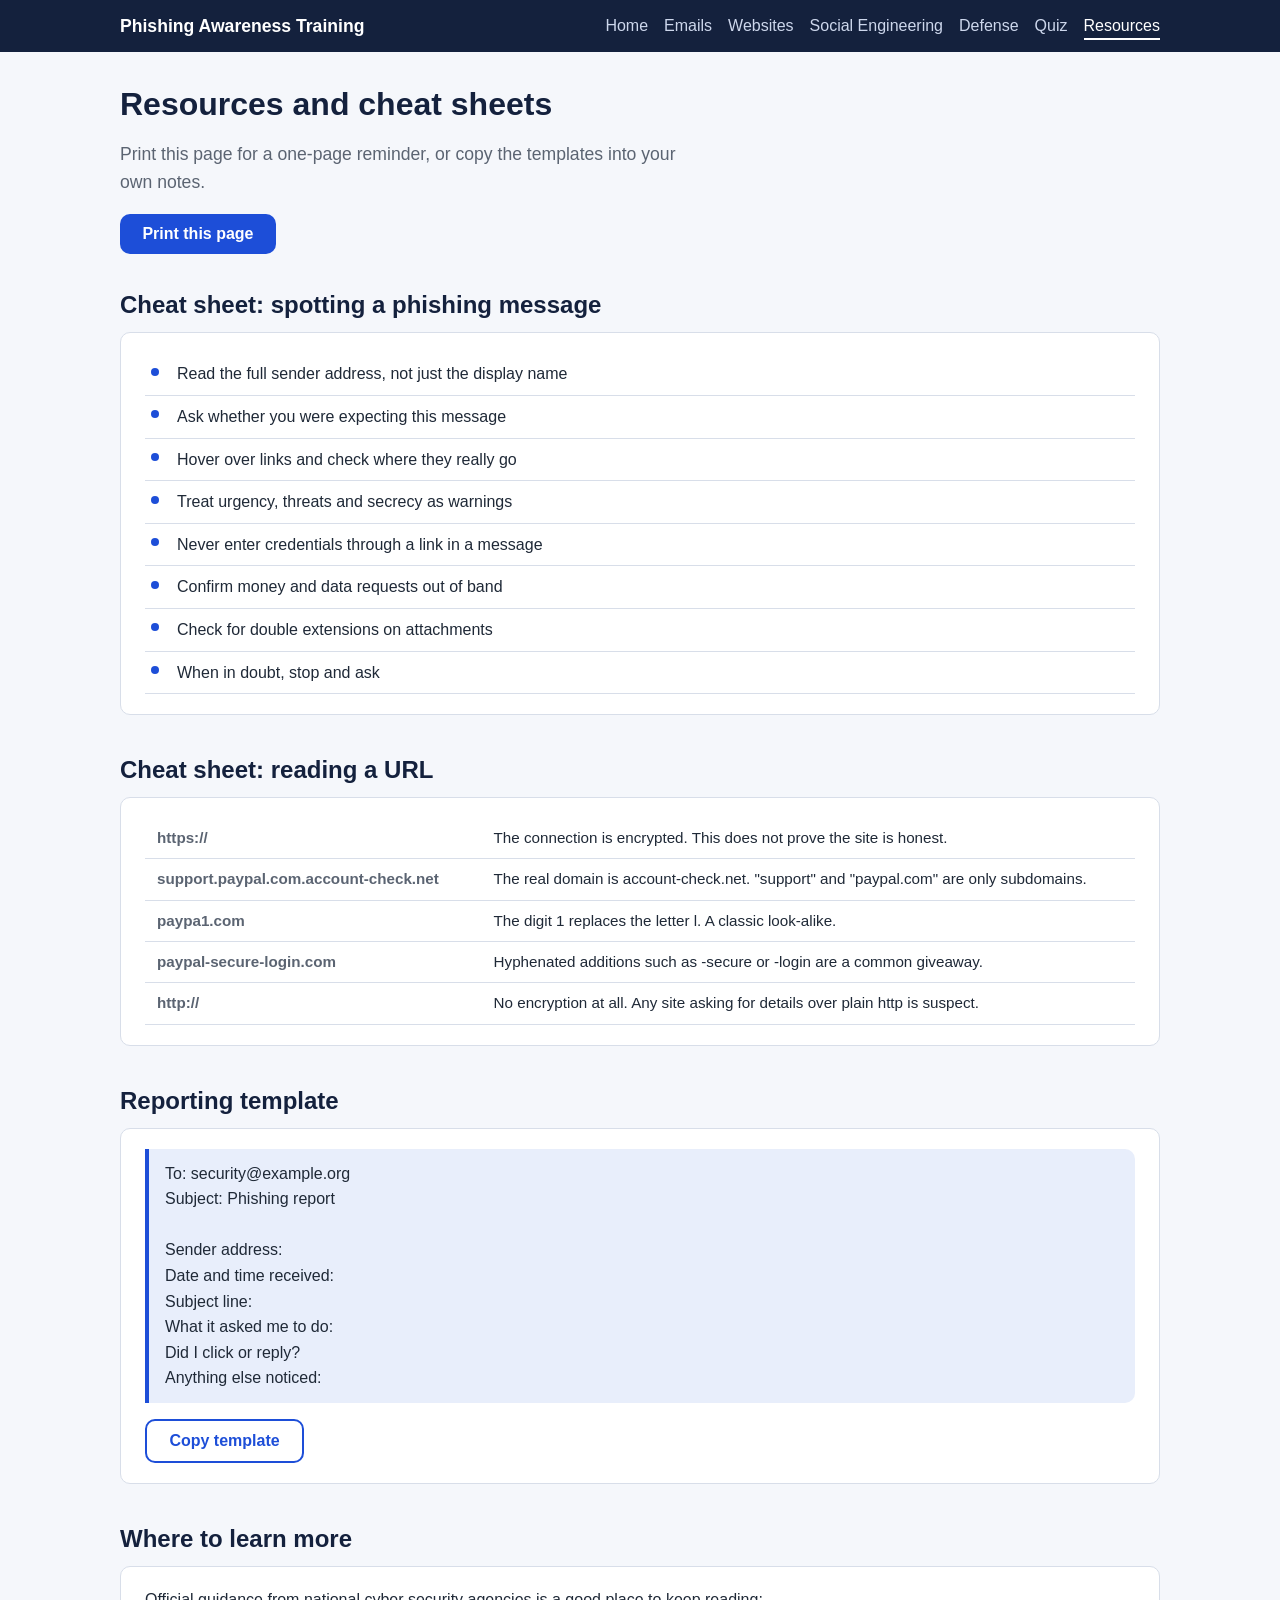
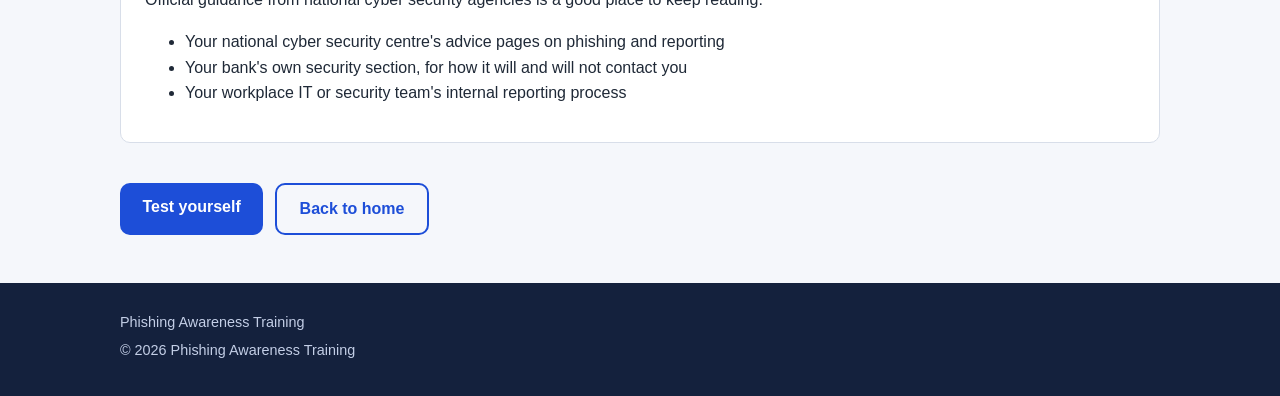
<file: resource.html>
<!DOCTYPE html>
<html lang="en">
<head>
  <meta charset="utf-8">
  <meta name="viewport" content="width=device-width, initial-scale=1">
  <meta http-equiv="Content-Security-Policy" content="default-src 'self'; script-src 'self'; style-src 'self'; img-src 'self' data:; object-src 'none'; base-uri 'self'; form-action 'self'">
  <title>Resources and Cheat Sheets</title>
  <link rel="stylesheet" href="CSS/style.css">
</head>
<body>
  <header class="site-header">
    <div class="wrap">
      <a class="brand" href="index.html">Phishing Awareness Training</a>
      <nav aria-label="Main navigation">
        <ul>
          <li><a href="index.html">Home</a></li>
          <li><a href="module.html">Emails</a></li>
          <li><a href="mode2.html">Websites</a></li>
          <li><a href="module3.html">Social Engineering</a></li>
          <li><a href="module4.html">Defense</a></li>
          <li><a href="quiz.html">Quiz</a></li>
          <li><a href="resource.html">Resources</a></li>
        </ul>
      </nav>
    </div>
  </header>

  <main class="wrap">
    <h1>Resources and cheat sheets</h1>
    <p class="lead">Print this page for a one-page reminder, or copy the templates into your own notes.</p>
    <div class="btn-row no-print">
      <button type="button" class="btn" data-print>Print this page</button>
    </div>

    <section aria-labelledby="spot-heading">
      <h2 id="spot-heading">Cheat sheet: spotting a phishing message</h2>
      <div class="card">
        <ul class="checklist">
          <li>Read the full sender address, not just the display name</li>
          <li>Ask whether you were expecting this message</li>
          <li>Hover over links and check where they really go</li>
          <li>Treat urgency, threats and secrecy as warnings</li>
          <li>Never enter credentials through a link in a message</li>
          <li>Confirm money and data requests out of band</li>
          <li>Check for double extensions on attachments</li>
          <li>When in doubt, stop and ask</li>
        </ul>
      </div>
    </section>

    <section aria-labelledby="url-heading">
      <h2 id="url-heading">Cheat sheet: reading a URL</h2>
      <div class="card">
        <table class="decode">
          <tbody>
            <tr><th>https://</th><td>The connection is encrypted. This does not prove the site is honest.</td></tr>
            <tr><th>support.paypal.com.account-check.net</th><td>The real domain is account-check.net. "support" and "paypal.com" are only subdomains.</td></tr>
            <tr><th>paypa1.com</th><td>The digit 1 replaces the letter l. A classic look-alike.</td></tr>
            <tr><th>paypal-secure-login.com</th><td>Hyphenated additions such as -secure or -login are a common giveaway.</td></tr>
            <tr><th>http://</th><td>No encryption at all. Any site asking for details over plain http is suspect.</td></tr>
          </tbody>
        </table>
      </div>
    </section>

    <section aria-labelledby="report-heading">
      <h2 id="report-heading">Reporting template</h2>
      <div class="card">
        <div class="note" id="report-copy">
          To: security@example.org<br>
          Subject: Phishing report<br><br>
          Sender address: <br>
          Date and time received: <br>
          Subject line: <br>
          What it asked me to do: <br>
          Did I click or reply? <br>
          Anything else noticed:
        </div>
        <div class="btn-row no-print">
          <button type="button" class="btn btn-outline" data-copy="#report-copy">Copy template</button>
        </div>
      </div>
    </section>

    <section aria-labelledby="further-heading">
      <h2 id="further-heading">Where to learn more</h2>
      <div class="card">
        <p>Official guidance from national cyber security agencies is a good place to keep reading:</p>
        <ul>
          <li>Your national cyber security centre's advice pages on phishing and reporting</li>
          <li>Your bank's own security section, for how it will and will not contact you</li>
          <li>Your workplace IT or security team's internal reporting process</li>
        </ul>
      </div>
    </section>

    <div class="btn-row no-print">
      <a class="btn" href="quiz.html">Test yourself</a>
      <a class="btn btn-outline" href="index.html">Back to home</a>
    </div>
  </main>

  <footer class="site-footer">
    <div class="wrap">
      <p>Phishing Awareness Training</p>
      <p>&copy; <span data-year></span> Phishing Awareness Training</p>
    </div>
  </footer>

  <script src="JS/main.js"></script>
</body>
</html>
</file>
<file: CSS/style.css>
/* Phishing Awareness Training - stylesheet */

:root {
  --navy: #14213d;
  --blue: #1d4ed8;
  --blue-dark: #1e3a8a;
  --sky: #e8eefb;
  --green: #15803d;
  --green-bg: #e7f6ec;
  --red: #b91c1c;
  --red-bg: #fdeaea;
  --amber: #b45309;
  --amber-bg: #fdf3e3;
  --ink: #1f2937;
  --muted: #5b6472;
  --line: #d8dee9;
  --bg: #f5f7fb;
  --white: #ffffff;
  --radius: 10px;
}

* {
  box-sizing: border-box;
}

html {
  scroll-behavior: smooth;
}

body {
  margin: 0;
  font-family: "Segoe UI", Roboto, Helvetica, Arial, sans-serif;
  font-size: 16px;
  line-height: 1.6;
  color: var(--ink);
  background: var(--bg);
}

h1, h2, h3, h4 {
  color: var(--navy);
  line-height: 1.25;
  margin: 0 0 0.5em;
}

h1 { font-size: 2rem; }
h2 { font-size: 1.5rem; margin-top: 1.5em; }
h3 { font-size: 1.15rem; }

p { margin: 0 0 1em; }

a {
  color: var(--blue);
}

img { max-width: 100%; }

.wrap {
  width: min(100% - 2rem, 1040px);
  margin-inline: auto;
}

/* Header */
.site-header {
  background: var(--navy);
  color: var(--white);
  position: sticky;
  top: 0;
  z-index: 10;
}

.site-header .wrap {
  display: flex;
  flex-wrap: wrap;
  align-items: center;
  justify-content: space-between;
  gap: 0.5rem 1.5rem;
  padding: 0.75rem 0;
}

.brand {
  color: var(--white);
  font-weight: 700;
  font-size: 1.1rem;
  text-decoration: none;
}

.site-header nav ul {
  display: flex;
  flex-wrap: wrap;
  gap: 0.25rem 1rem;
  margin: 0;
  padding: 0;
  list-style: none;
}

.site-header nav a {
  color: #cdd7ec;
  text-decoration: none;
  padding: 0.25rem 0;
  border-bottom: 2px solid transparent;
}

.site-header nav a:hover,
.site-header nav a[aria-current="page"] {
  color: var(--white);
  border-bottom-color: var(--white);
}

/* Layout */
main {
  padding: 2rem 0 3rem;
}

section {
  margin-bottom: 2.5rem;
}

.lead {
  font-size: 1.1rem;
  color: var(--muted);
  max-width: 60ch;
}

.card {
  background: var(--white);
  border: 1px solid var(--line);
  border-radius: var(--radius);
  padding: 1.25rem 1.5rem;
}

.grid {
  display: grid;
  gap: 1rem;
  grid-template-columns: repeat(auto-fit, minmax(240px, 1fr));
}

/* Buttons */
.btn {
  display: inline-block;
  background: var(--blue);
  color: var(--white);
  border: 0;
  border-radius: var(--radius);
  padding: 0.7rem 1.4rem;
  font-size: 1rem;
  font-weight: 600;
  text-decoration: none;
  cursor: pointer;
}

.btn:hover { background: var(--blue-dark); }

.btn-outline {
  background: transparent;
  color: var(--blue);
  border: 2px solid var(--blue);
}

.btn-outline:hover {
  background: var(--sky);
  color: var(--blue-dark);
}

.btn-row {
  display: flex;
  flex-wrap: wrap;
  gap: 0.75rem;
  margin-top: 1rem;
}

/* Hero */
.hero {
  background: linear-gradient(135deg, var(--navy), var(--blue-dark));
  color: var(--white);
  border-radius: var(--radius);
  padding: 3rem 2rem;
  text-align: center;
}

.hero h1 {
  color: var(--white);
  font-size: 2.4rem;
}

.hero p {
  color: #dbe4f7;
  max-width: 62ch;
  margin-inline: auto;
}

.hero .btn {
  background: var(--white);
  color: var(--navy);
  margin-top: 1rem;
}

.hero .btn:hover { background: var(--sky); }

/* Module cards */
.module-card {
  display: flex;
  flex-direction: column;
  background: var(--white);
  border: 1px solid var(--line);
  border-top: 4px solid var(--blue);
  border-radius: var(--radius);
  padding: 1.25rem;
  text-decoration: none;
  color: var(--ink);
}

.module-card:hover {
  box-shadow: 0 6px 18px rgba(20, 33, 61, 0.12);
}

.module-card .tag {
  font-size: 0.8rem;
  font-weight: 700;
  letter-spacing: 0.04em;
  text-transform: uppercase;
  color: var(--blue);
}

.module-card p { color: var(--muted); flex: 1; }

/* Progress */
.progress-box {
  background: var(--white);
  border: 1px solid var(--line);
  border-radius: var(--radius);
  padding: 1.25rem 1.5rem;
}

.progress-track {
  background: var(--sky);
  border-radius: 999px;
  height: 14px;
  overflow: hidden;
  margin: 0.6rem 0;
}

.progress-fill {
  background: var(--blue);
  height: 100%;
  width: 0;
  transition: width 0.3s ease;
}

.progress-list {
  list-style: none;
  margin: 0.5rem 0 0;
  padding: 0;
  display: flex;
  flex-wrap: wrap;
  gap: 0.4rem 1.2rem;
  color: var(--muted);
}

.progress-list .done { color: var(--green); font-weight: 600; }

/* Mock email */
.email {
  background: var(--white);
  border: 1px solid var(--line);
  border-radius: var(--radius);
  overflow: hidden;
}

.email-head {
  background: #f0f3f9;
  padding: 1rem 1.25rem;
  border-bottom: 1px solid var(--line);
  font-size: 0.95rem;
}

.email-head div { margin-bottom: 0.15rem; }

.email-body {
  padding: 1.25rem;
  font-size: 0.98rem;
}

.hotspot {
  cursor: pointer;
  border-bottom: 2px dashed var(--red);
  background: rgba(185, 28, 28, 0.08);
  padding: 0 2px;
  border-radius: 3px;
}

.hotspot.found {
  background: rgba(21, 128, 61, 0.15);
  border-bottom-color: var(--green);
}

.hotspot:hover { background: rgba(185, 28, 28, 0.18); }

.flag-note {
  display: none;
  background: var(--red-bg);
  border-left: 4px solid var(--red);
  padding: 0.75rem 1rem;
  border-radius: 0 var(--radius) var(--radius) 0;
  margin: 0.5rem 0;
}

.flag-note.show { display: block; }

.flag-note strong { color: var(--red); }

.link-tip {
  position: relative;
  color: var(--blue);
  text-decoration: underline;
  cursor: help;
}

.link-tip .tip {
  display: none;
  position: absolute;
  bottom: 130%;
  left: 0;
  width: max-content;
  max-width: 320px;
  background: var(--navy);
  color: var(--white);
  font-size: 0.85rem;
  padding: 0.5rem 0.7rem;
  border-radius: 6px;
  z-index: 5;
}

.link-tip:hover .tip,
.link-tip:focus .tip { display: block; }

/* Comparison */
.compare {
  display: grid;
  gap: 1rem;
  grid-template-columns: repeat(auto-fit, minmax(280px, 1fr));
}

.compare .good { border-top: 4px solid var(--green); }
.compare .bad { border-top: 4px solid var(--red); }

/* Lists */
.checklist { list-style: none; padding: 0; margin: 0; }

.checklist li {
  padding: 0.5rem 0 0.5rem 2rem;
  position: relative;
  border-bottom: 1px solid var(--line);
}

.checklist li::before {
  content: "";
  position: absolute;
  left: 0.4rem;
  top: 0.9rem;
  width: 8px;
  height: 8px;
  background: var(--blue);
  border-radius: 50%;
}

.checklist li.checked::before { background: var(--green); }

/* Browser mock */
.browser {
  border: 1px solid var(--line);
  border-radius: var(--radius);
  overflow: hidden;
  background: var(--white);
}

.browser-bar {
  display: flex;
  align-items: center;
  gap: 0.6rem;
  background: #eef1f7;
  padding: 0.5rem 0.75rem;
  font-size: 0.85rem;
  color: var(--muted);
}

.browser-bar .dots { color: #b6c0d0; letter-spacing: 2px; }

.browser-url {
  background: var(--white);
  border: 1px solid var(--line);
  border-radius: 999px;
  padding: 0.15rem 0.75rem;
  flex: 1;
  overflow: hidden;
  text-overflow: ellipsis;
  white-space: nowrap;
}

.browser-page { padding: 1rem 1.25rem; }

.padlock { color: var(--green); font-size: 0.8rem; }

/* Game */
.game-item { margin-bottom: 1.25rem; }

.game-actions {
  display: flex;
  flex-wrap: wrap;
  gap: 0.5rem;
  align-items: center;
  margin-top: 0.75rem;
}

.feedback {
  margin-top: 0.5rem;
  padding: 0.6rem 0.9rem;
  border-radius: var(--radius);
  display: none;
}

.feedback.show { display: block; }
.feedback.ok { background: var(--green-bg); border-left: 4px solid var(--green); }
.feedback.err { background: var(--red-bg); border-left: 4px solid var(--red); }

/* Pills */
.pill {
  display: inline-block;
  font-size: 0.8rem;
  font-weight: 700;
  padding: 0.15rem 0.6rem;
  border-radius: 999px;
}

.pill.red { background: var(--red-bg); color: var(--red); }
.pill.green { background: var(--green-bg); color: var(--green); }
.pill.amber { background: var(--amber-bg); color: var(--amber); }

/* URL decoder */
.tool-row {
  display: flex;
  flex-wrap: wrap;
  gap: 0.5rem;
  margin-bottom: 1rem;
}

.tool-row input {
  flex: 1;
  min-width: 220px;
  padding: 0.65rem 0.9rem;
  font-size: 1rem;
  border: 1px solid var(--line);
  border-radius: var(--radius);
  font-family: inherit;
}

table.decode {
  width: 100%;
  border-collapse: collapse;
  font-size: 0.95rem;
}

table.decode th,
table.decode td {
  text-align: left;
  padding: 0.5rem 0.75rem;
  border-bottom: 1px solid var(--line);
  vertical-align: top;
  word-break: break-all;
}

table.decode th { color: var(--muted); font-weight: 600; width: 34%; }

/* Trigger cards */
.trigger { border-left: 4px solid var(--blue); }
.trigger .quote { font-style: italic; color: var(--navy); }
.trigger .why { color: var(--muted); font-size: 0.95rem; }

/* Quiz */
.quiz-head {
  display: flex;
  flex-wrap: wrap;
  justify-content: space-between;
  align-items: center;
  gap: 0.5rem;
  margin-bottom: 1rem;
}

.qmeta { color: var(--muted); font-size: 0.9rem; }

.options { list-style: none; margin: 1rem 0; padding: 0; }

.options li { margin-bottom: 0.6rem; }

.option-btn {
  width: 100%;
  text-align: left;
  background: var(--white);
  border: 1px solid var(--line);
  border-radius: var(--radius);
  padding: 0.7rem 0.9rem;
  font-size: 1rem;
  cursor: pointer;
  font-family: inherit;
}

.option-btn:hover:not(:disabled) { border-color: var(--blue); background: var(--sky); }
.option-btn:disabled { cursor: default; }
.option-btn.correct { border-color: var(--green); background: var(--green-bg); }
.option-btn.wrong { border-color: var(--red); background: var(--red-bg); }

.score-box {
  text-align: center;
  padding: 2rem 1rem;
}

.score-big { font-size: 3rem; font-weight: 700; color: var(--navy); }

.review-item {
  border-left: 4px solid var(--line);
  padding: 0.75rem 1rem;
  margin-bottom: 1rem;
  background: var(--white);
  border-radius: 0 var(--radius) var(--radius) 0;
}

.review-item.ok { border-left-color: var(--green); }
.review-item.no { border-left-color: var(--red); }

/* Footer */
.site-footer {
  background: var(--navy);
  color: #c3cee6;
  padding: 1.75rem 0;
  font-size: 0.9rem;
}

.site-footer p { margin: 0 0 0.35rem; }

/* Utility */
.mt-0 { margin-top: 0; }
.mt-1 { margin-top: 1rem; }
.mb-0 { margin-bottom: 0; }
.center { text-align: center; }
.hidden { display: none; }
.note {
  background: var(--sky);
  border-left: 4px solid var(--blue);
  padding: 0.75rem 1rem;
  border-radius: 0 var(--radius) var(--radius) 0;
}

/* Print */
@media print {
  .site-header, .site-footer, .btn, .no-print { display: none !important; }
  body { background: #fff; }
  .card, .browser, .email { break-inside: avoid; }
}
</file>
